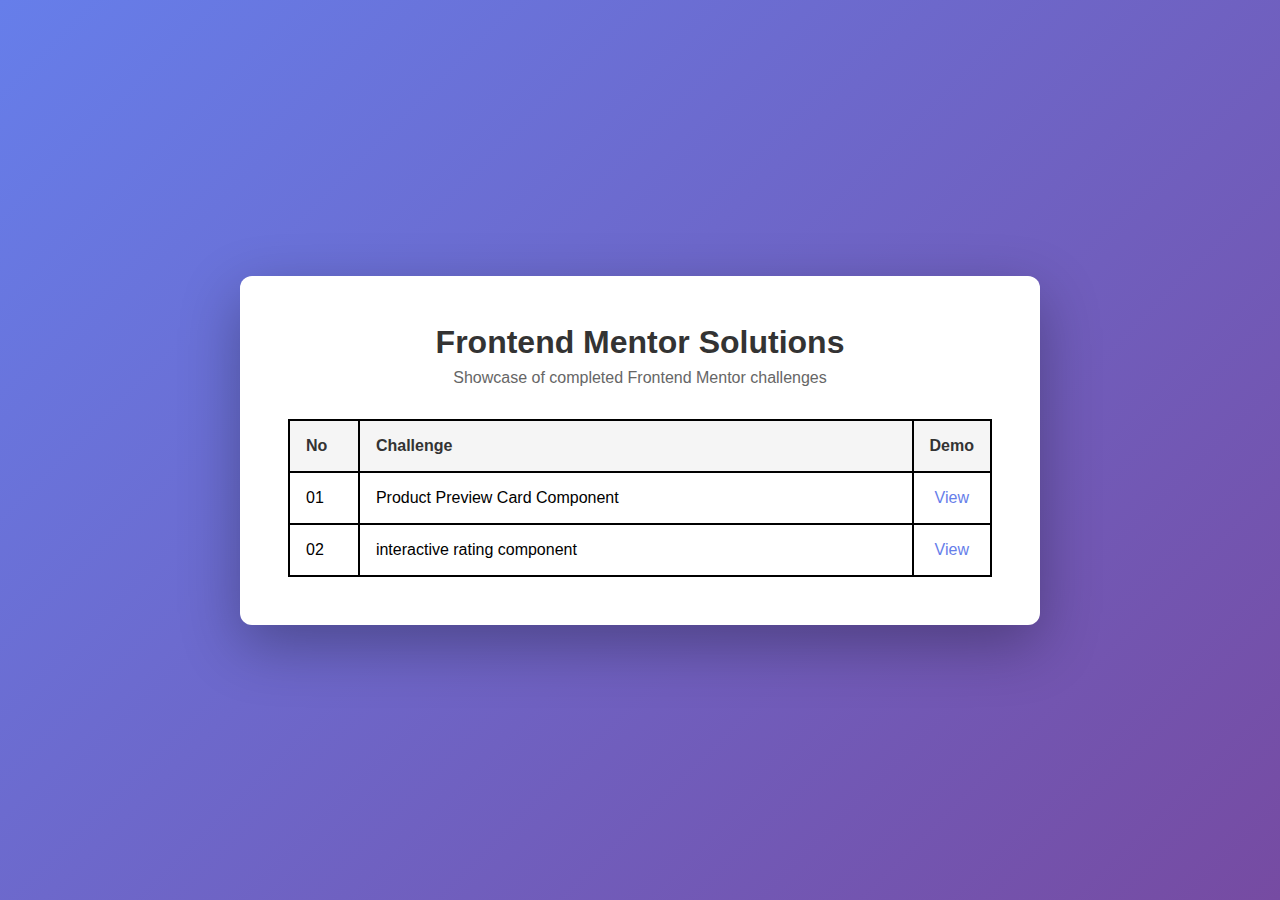
<file: index.html>
<!DOCTYPE html>
<html lang="en">
  <head>
    <meta charset="UTF-8" />
    <meta name="viewport" content="width=device-width, initial-scale=1.0" />
    <title>Frontend Mentor Solutions</title>
    <style>
      * {
        margin: 0;
        padding: 0;
        box-sizing: border-box;
      }
      body {
        font-family: -apple-system, BlinkMacSystemFont, 'Segoe UI', Roboto, Oxygen, Ubuntu,
          Cantarell, sans-serif;
        background: linear-gradient(135deg, #667eea 0%, #764ba2 100%);
        min-height: 100vh;
        display: flex;
        justify-content: center;
        align-items: center;
        padding: 2rem;
      }
      .container {
        display: flex;
        flex-direction: column;
        justify-content: center;
        align-items: center;
        width: 50rem;
        background: white;
        border-radius: 12px;
        box-shadow: 0 20px 60px rgba(0, 0, 0, 0.3);
        padding: 3rem;
      }
      .table-wrapper {
        width: 100%;
        max-height: 40rem;
        overflow-y: auto;
      }
      h1 {
        color: #333;
        margin-bottom: 0.5rem;
        font-size: 2rem;
      }
      .subtitle {
        color: #666;
        margin-bottom: 2rem;
        font-size: 1rem;
      }
      table {
        width: 100%;
        border-collapse: collapse;
      }
      th,
      td {
        padding: 1rem;
        text-align: left;
        border-bottom: 1px solid #eee;
        border: 0.13rem solid #000;
      }
      th {
        background: #f5f5f5;
        font-weight: 600;
        color: #333;
      }
      a {
        display: flex;
        justify-content: center;
        align-items: center;
        text-align: center;
        color: #667eea;
        text-decoration: none;
        font-weight: 500;
      }
      a:hover {
        transform: scale(1.07);
      }
    </style>
  </head>
  <body>
    <div class="container">
      <h1>Frontend Mentor Solutions</h1>
      <p class="subtitle">Showcase of completed Frontend Mentor challenges</p>
      <div class="table-wrapper">
        <table>
          <colgroup>
            <col style="width: 10%" />
            <col style="width: 80%" />
            <col style="width: 10%" />
          </colgroup>
          <thead>
            <tr>
              <th>No</th>
              <th>Challenge</th>
              <th>Demo</th>
            </tr>
          </thead>
          <tbody>
            <tr>
              <td>01</td>
              <td>Product Preview Card Component</td>
              <td>
                <a
                  href="./01-product-preview-card-component/"
                  target="_blank"
                  rel="noopener noreferrer"
                  title="View Product Preview Card Component demo"
                  >View</a
                >
              </td>
            </tr>
            <tr>
              <td>02</td>
              <td>interactive rating component</td>
              <td>
                <a
                  href="./02-interactive-rating-component/"
                  target="_blank"
                  rel="noopener noreferrer"
                  title="View Interactive Rating Component demo"
                  >View</a
                >
              </td>
            </tr>
          </tbody>
        </table>
      </div>
    </div>
  </body>
</html>
</file>
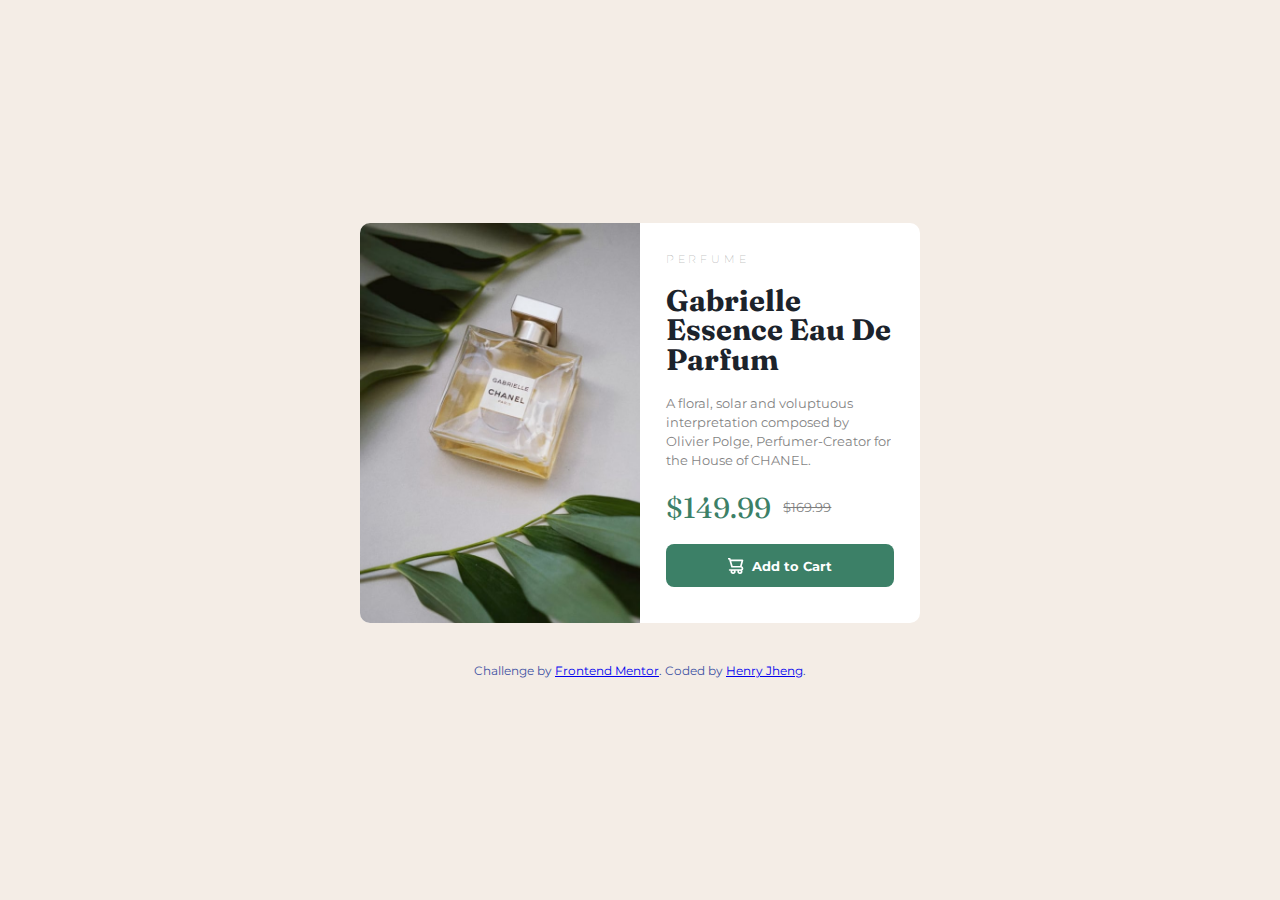
<file: 01-product-preview-card-component/index.html>
<!DOCTYPE html>
<html lang="en">
  <head>
    <meta charset="UTF-8" />
    <meta name="viewport" content="width=device-width, initial-scale=1.0" />
    <!-- displays site properly based on user's device -->

    <link rel="icon" type="image/png" sizes="32x32" href="./images/favicon-32x32.png" />

    <title>Frontend Mentor | Product preview card component</title>

    <link rel="stylesheet" href="./style.css" />
  </head>
  <body>
    <main class="card">
      <picture class="card-img-container">
        <source media="(min-width:600px)" srcset="images/image-product-desktop.jpg" />
        <source media="(min-width:0px)" srcset="images/image-product-mobile.jpg" />
        <img src="" class="card-img" alt="product" />
      </picture>
      <div class="card-content">
        <span class="card-tag">Perfume</span>
        <h1 class="card-title">Gabrielle Essence Eau De Parfum</h1>
        <p class="card-distrubution">
          A floral, solar and voluptuous interpretation composed by Olivier Polge, Perfumer-Creator
          for the House of CHANEL.
        </p>
        <div class="price">
          <span class="price-discount">$149.99</span>
          <span class="price-original">$169.99</span>
        </div>
        <button class="cart-btn" style="button">
          <img class="cart-icon" src="./images/icon-cart.svg" alt="cart icon" /><span
            >Add to Cart</span
          >
        </button>
      </div>
    </main>
    <footer>
      <div class="attribution">
        Challenge by
        <a href="https://www.frontendmentor.io?ref=challenge" target="_blank">Frontend Mentor</a>.
        Coded by <a href="#">Henry Jheng</a>.
      </div>
    </footer>
  </body>
</html>
</file>
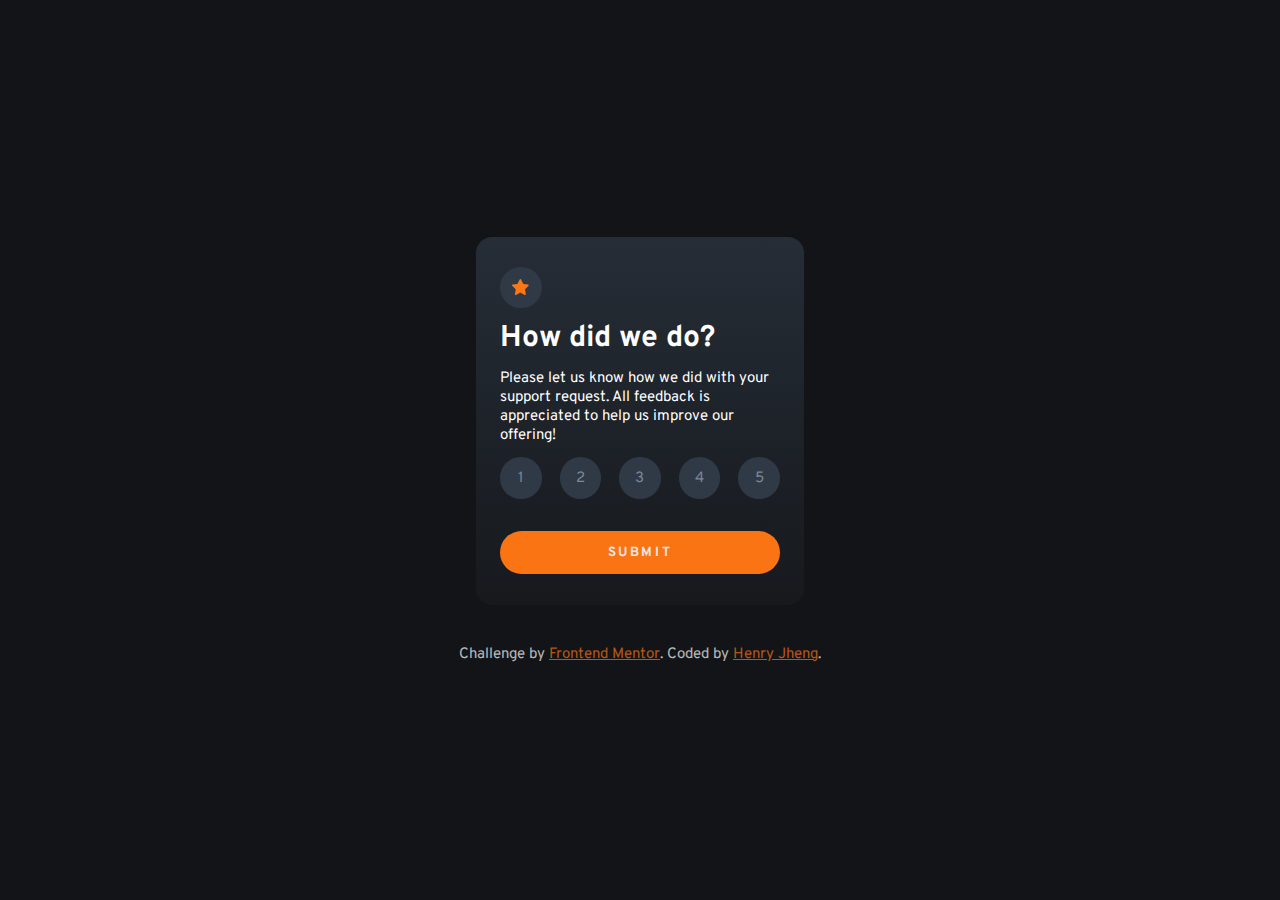
<file: 02-interactive-rating-component/index.html>
<!DOCTYPE html>
<html lang="en">
  <head>
    <meta charset="UTF-8" />
    <meta name="viewport" content="width=device-width, initial-scale=1.0" />
    <link rel="icon" type="image/png" sizes="32x32" href="./images/favicon-32x32.png" />
    <link rel="stylesheet" href="./style.css" />
    <title>Frontend Mentor | Interactive rating component</title>
  </head>
  <body>
    <!-- Rating state start -->
    <main>
      <form class="card rating-state">
        <div class="round">
          <img src="./images/icon-star.svg" alt="icon star" />
        </div>
        <h1 class="card-title">How did we do?</h1>
        <p class="card-desc">
          Please let us know how we did with your support request. All feedback is appreciated to
          help us improve our offering!
        </p>
        <div class="rating-btn-row">
          <input class="visually-hidden" type="radio" id="rate1" name="rating" value="1" />
          <label for="rate1" class="round rating-label">1</label>
          <input class="visually-hidden" type="radio" id="rate2" name="rating" value="2" />
          <label for="rate2" class="round rating-label">2</label>
          <input class="visually-hidden" type="radio" id="rate3" name="rating" value="3" />
          <label for="rate3" class="round rating-label">3</label>
          <input class="visually-hidden" type="radio" id="rate4" name="rating" value="4" />
          <label for="rate4" class="round rating-label">4</label>
          <input class="visually-hidden" type="radio" id="rate5" name="rating" value="5" />
          <label for="rate5" class="round rating-label">5</label>
        </div>
        <button class="card-submit-btn" type="submit">Submit</button>
      </form>
      <!-- Rating state end -->

      <!-- Thank you state start -->
      <div class="card thanks-state all-hidden">
        <div>
          <img
            class="thanks-img"
            src="./images/illustration-thank-you.svg"
            alt="illustration-thank-you"
          />
        </div>
        <p class="card-selected-info">
          You selected out
          <span class="selected-rating-num"></span>
          of 5
        </p>
        <h2 class="thanks-card-title">Thank you!</h2>
        <p class="thanks-card-desc">
          We appreciate you taking the time to give a rating. If you ever need more support, don’t
          hesitate to get in touch!
        </p>
      </div>
      <!-- Thank you state end -->
    </main>

    <footer>
      <div class="attribution">
        Challenge by
        <a href="https://www.frontendmentor.io?ref=challenge" target="_blank">Frontend Mentor</a>.
        Coded by <a href="#">Henry Jheng</a>.
      </div>
    </footer>
    <script src="./app.js"></script>
  </body>
</html>
</file>
<file: 01-product-preview-card-component/style.css>
@import url('https://fonts.googleapis.com/css2?family=Fraunces:opsz,wght@9..144,700&family=Montserrat:wght@500;700&display=swap');

html {
  box-sizing: border-box;
}

*,
*::before,
*::after {
  box-sizing: inherit;
  margin: 0;
  padding: 0;
}

body {
  display: flex;
  flex-direction: column;
  justify-content: center;
  align-items: center;
  font-size: 0.8rem;
  min-height: 100vh;
  background-color: hsl(28, 38%, 93%);
  font-family: 'Montserrat', sans-serif;
}

.card {
  display: flex;
  flex-direction: column;
  justify-content: center;
  align-items: center;
  width: 20rem;
  height: 42rem;
  border-radius: 10px;
  background-color: white;
  overflow: hidden;
}

.card-img-container {
  width: 100%;
  height: 40%;
}

.card-img {
  height: 100%;
  width: 100%;
  object-fit: cover;
}

.card-content {
  display: flex;
  flex-direction: column;
  height: 60%;
  justify-content: space-around;
  padding: 1.6rem;
  padding-top: 1.25rem;
}

.card-tag {
  font-size: 0.7rem;
  opacity: 0.5;
  font-weight: lighter;
  text-transform: uppercase;
  letter-spacing: 0.35em;
}

.card-title {
  color: hsl(212, 21%, 14%);
  font-family: 'Fraunces', serif;
  font-size: 1.85rem;
  line-height: 1em;
}

.card-distrubution {
  opacity: 0.5;
  line-height: 1.5em;
}

.price {
  display: flex;
  align-items: center;
}

.price-discount {
  color: hsl(158, 36%, 37%);
  font-family: 'Fraunces', serif;
  font-size: 1.8rem;
}

.price-original {
  text-decoration: line-through;
  font-size: 0.8rem;
  opacity: 0.5;
  margin-left: 1em;
}

.cart-btn {
  display: flex;
  justify-content: center;
  align-items: center;
  width: 100%;
  color: #fff;
  background-color: hsl(158, 36%, 37%);
  font-family: 'Montserrat', sans-serif;
  font-weight: 700;
  border: none;
  border-radius: 8px;
  padding: 1em 2em;
}

.cart-icon {
  width: 1rem;
  height: 1rem;
  margin-right: 0.5rem;
}

footer {
  margin-top: 2.5rem;
}

.attribution {
  text-align: center;
  font-size: 0.75rem;
  color: hsl(228, 45%, 44%);
}

@media (min-width: 600px) {
  .card {
    flex-direction: row;
    width: 35rem;
    height: 25rem;
  }

  .card-img-container {
    width: 50%;
    height: 100%;
  }

  .card-content {
    width: 50%;
    height: 100%;
  }
}
</file>
<file: 02-interactive-rating-component/style.css>
@import url('https://fonts.googleapis.com/css2?family=Overpass:wght@400;700&display=swap');

/* general styling */
html {
  box-sizing: border-box;
}

*,
*::before,
*::after {
  box-sizing: inherit;
  margin: 0;
  padding: 0;
}

body {
  display: flex;
  flex-direction: column;
  justify-content: center;
  align-items: center;
  min-height: 100vh;
  font-family: 'Overpass', sans-serif;
  font-size: 15px;
  color: hsl(0, 0%, 100%);
  background-color: hsl(216, 12%, 8%);
}

.card {
  display: flex;
  flex-direction: column;
  justify-content: space-around;
  align-items: flex-start;
  width: 20.5rem;
  height: 23rem;
  padding: 1.5rem;
  border-radius: 1rem;
  background-image: linear-gradient(180deg, hsl(213, 19%, 18%), hsl(216, 12%, 10%));
}

.round {
  display: flex;
  justify-content: center;
  align-items: center;
  width: 2.6rem;
  height: 2.6rem;
  border-radius: 50%;
  background-color: hsl(213, 19%, 23%);
  text-align: center;
}

.rating-btn-row {
  display: flex;
  width: 100%;
  justify-content: space-between;
}

.visually-hidden {
  position: absolute;
  width: 1px;
  height: 1px;
  margin: -1px;
  clip-path: inset(50%);
}

.rating-label {
  cursor: pointer;
  color: hsl(216, 12%, 54%);
}

.rating-label:hover {
  color: #fff;
  background-color: hsl(25, 97%, 53%);
}

.card-submit-btn {
  width: 100%;
  margin-top: 1.5em;
  padding: 1em 2em;
  border: none;
  border-radius: 2em;
  color: hsl(0, 0%, 90%);
  background-color: hsl(25, 97%, 53%);
  font-family: 'Overpass', sans-serif;
  font-weight: 700;
  text-transform: uppercase;
  letter-spacing: 0.2em;
  cursor: pointer;
}
.card-submit-btn:hover {
  color: hsl(25, 97%, 53%);
  background-color: hsl(0, 0%, 90%);
}

input[name='rating']:checked + label {
  color: #fff;
  background-color: hsl(216, 12%, 54%);
}
/* Here is another choose to control selected rating button color */
/* .active {
  color: #fff;
  background-color: hsl(216, 12%, 54%);
} */

.thanks-state {
  display: flex;
  flex-direction: column;
  justify-content: space-around;
  align-items: center;
  text-align: center;
}
.thanks-img {
  width: 150px;
}

.card-selected-info {
  border-radius: 1em;
  color: hsl(25, 97%, 53%);
  background-color: hsl(213, 19%, 23%);
}

.thanks-card-title {
  font-size: 1.5rem;
}

.thanks-card-desc {
  color: hsl(216, 12%, 54%);
  line-height: 1.5em;
}
.all-hidden {
  display: none;
}

footer {
  margin-top: 2.5rem;
}
.attribution {
  opacity: 0.7;
}

.attribution:hover {
  opacity: 1;
}
.attribution a {
  color: hsl(25, 97%, 53%);
  text-decoration: underline;
}
</file>
